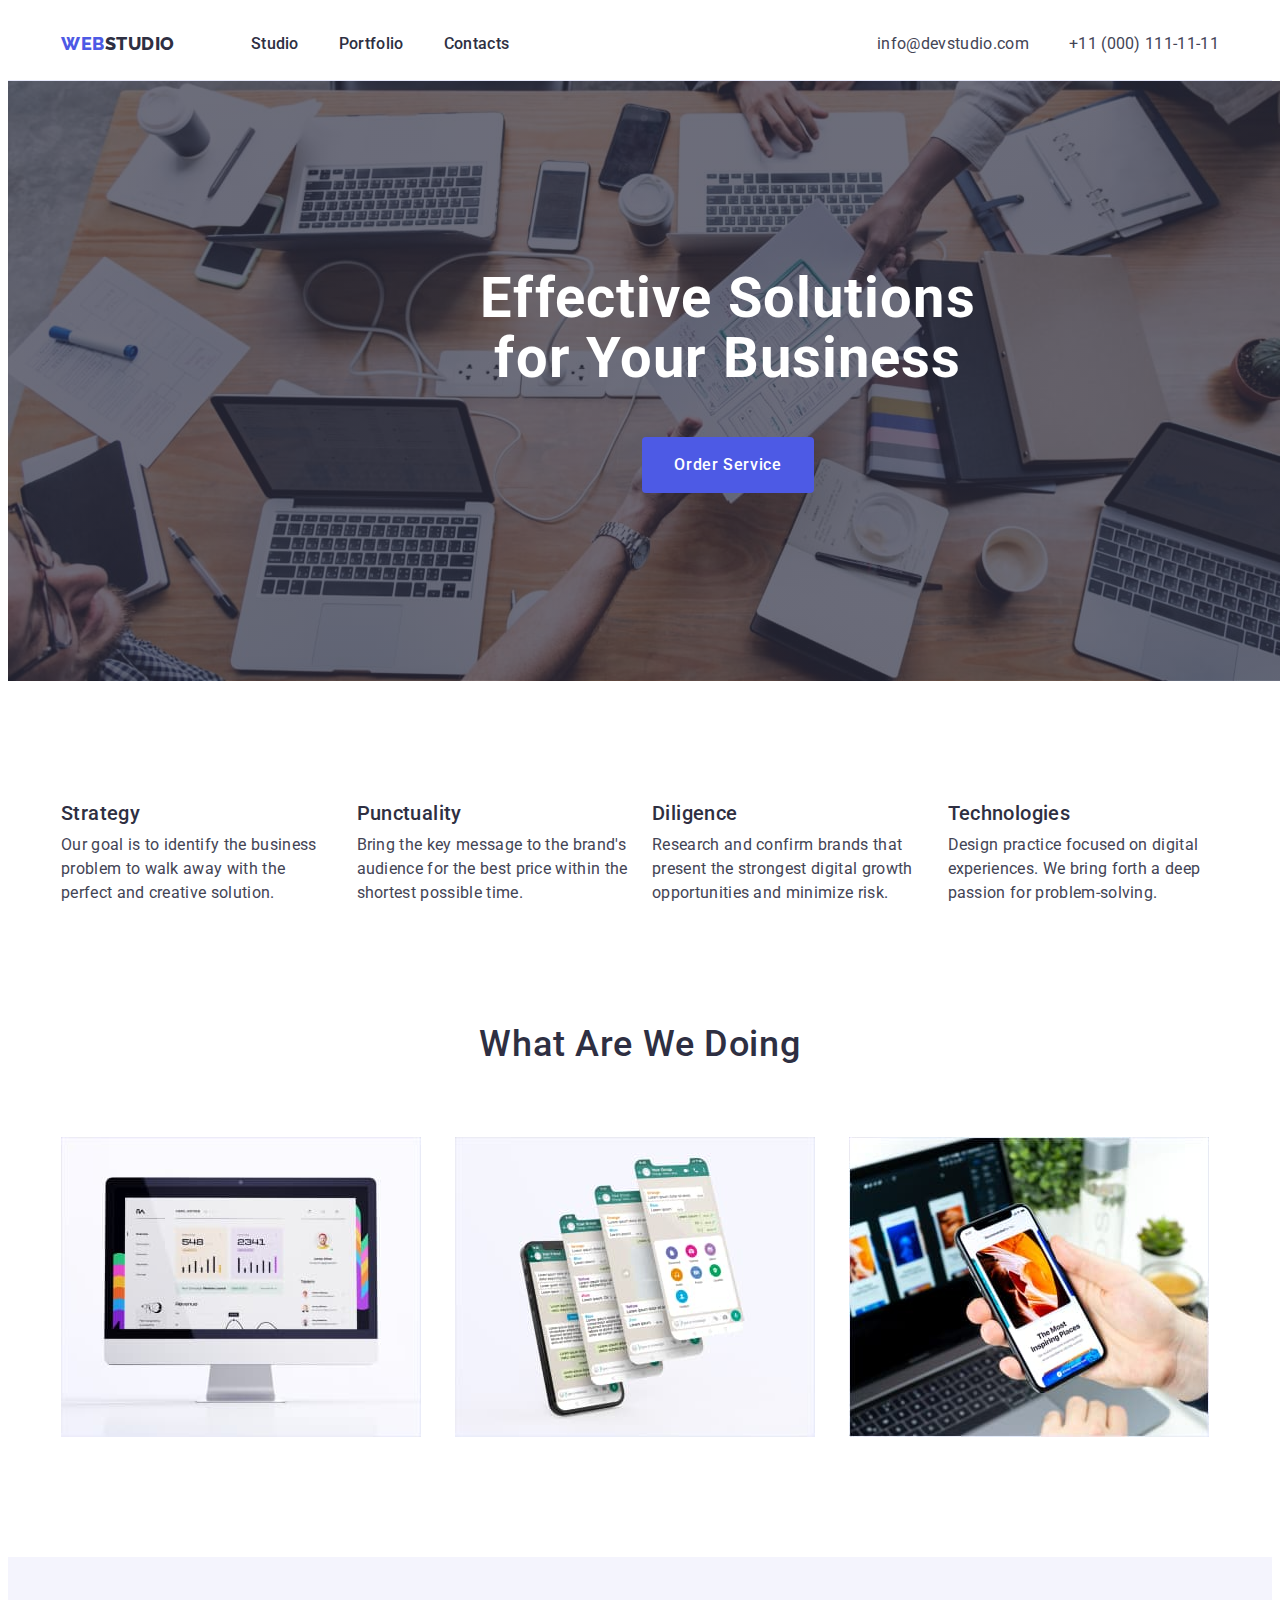
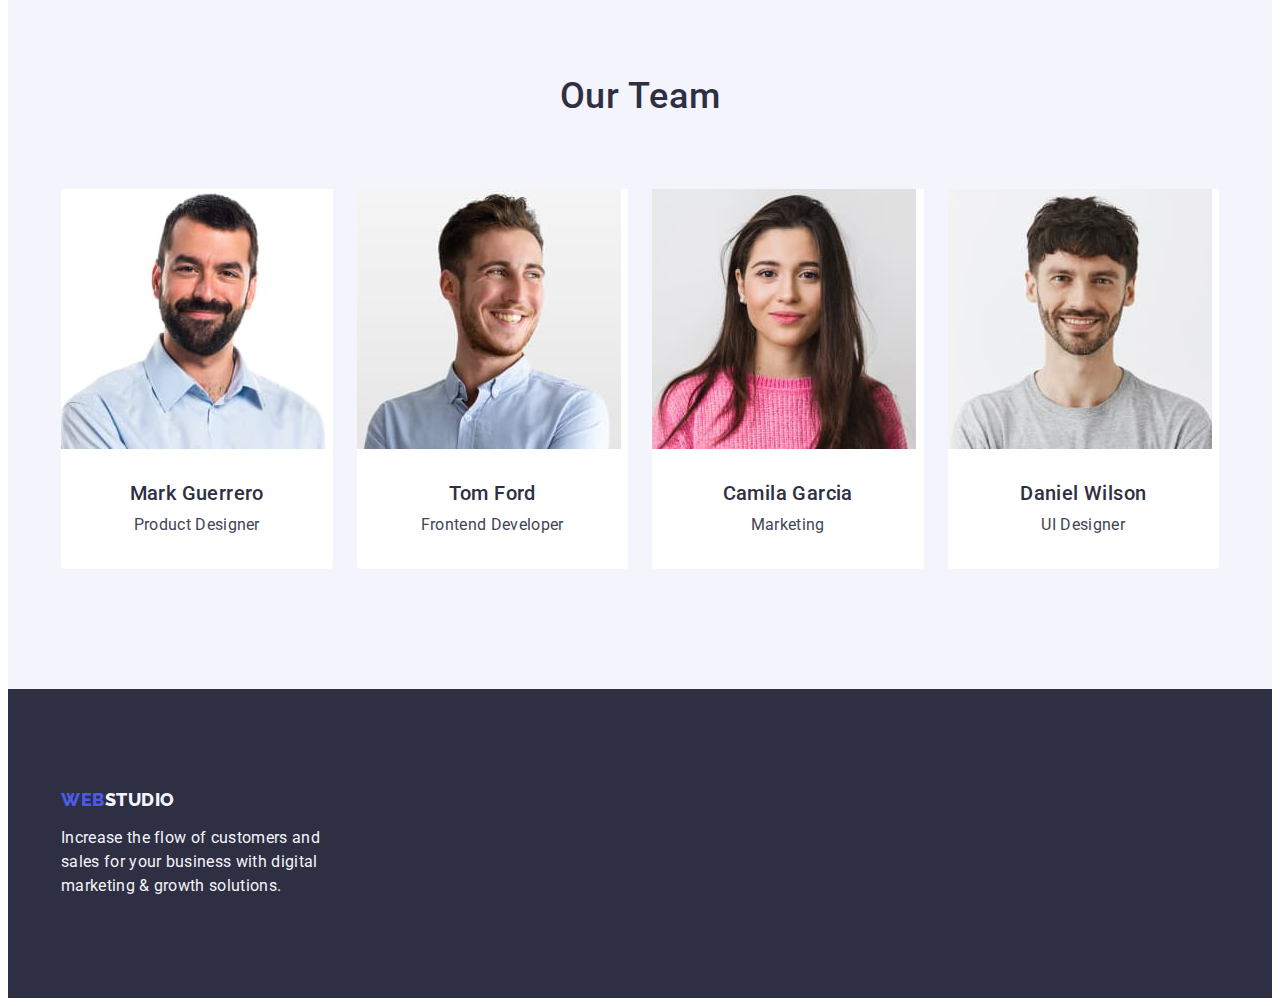
<file: index.html>
<!DOCTYPE html>
<html lang="en">
  <head>
    <meta charset="UTF-8" />
    <meta http-equiv="X-UA-Compatible" content="IE=edge" />
    <meta name="viewport" content="width=device-width, initial-scale=1.0" />
    <title>Document</title>

    <link rel="preconnect" href="https://fonts.googleapis.com" />
    <link rel="preconnect" href="https://fonts.gstatic.com" crossorigin />
    <link
      href="https://fonts.googleapis.com/css2?family=Raleway:wght@800&family=Roboto:wght@400;500;700;900&display=swap"
      rel="stylesheet"
    />
    <link
      rel="stylesheet"
      href="https://cdnjs.cloudflare.com/ajax/libs/modern-normalize/2.0.0/modern-normalize.min.css"
      integrity="sha512-4xo8blKMVCiXpTaLzQSLSw3KFOVPWhm/TRtuPVc4WG6kUgjH6J03IBuG7JZPkcWMxJ5huwaBpOpnwYElP/m6wg=="
      crossorigin="anonymous"
      referrerpolicy="no-referrer"
    />

    <link rel="stylesheet" href="./css/styles.css" />
  </head>

  <body>
    <header class="header">
      <div class="container header-container">
        <nav class="header-navigation">
          <a class="header-logo link" href="./index.html"
            >Web<span class="header-logo-color">Studio</span></a
          >
          <ul class="header-list list">
            <li class="header-item">
              <a class="header-link link" href="./index.html">Studio</a>
            </li>
            <li class="header-item">
              <a class="header-link link" href="./portfolio.html">Portfolio</a>
            </li>
            <li class="header-item">
              <a class="header-link link" href="">Contacts</a>
            </li>
          </ul>
        </nav>
        <address class="header-contact">
          <ul class="header-contact list">
            <li class="header-contact-list">
              <a
                class="header-contact-link link"
                href="mailto:info@devstudio.com"
                >info@devstudio.com</a
              >
            </li>
            <li class="header-contact-list">
              <a class="header-contact-link link" href="tel:+110001111111"
                >+11 (000) 111-11-11</a
              >
            </li>
          </ul>
        </address>
      </div>
    </header>
    <main>
      <section class="hero">
        <div class="container">
          <h1 class="hero-title">Effective Solutions for Your Business</h1>

          <button class="hero-btn button" type="button">Order Service</button>
        </div>
      </section>

      <section class="program">
        <div class="container program-container">
          <h2 class="visually-hidden program-top-title">
            Our Program for Your Business
          </h2>
          <ul class="program-list list">
            <li class="program-item">
              <h3 class="program-title section-title">Strategy</h3>
              <p class="program-text section-text">
                Our goal is to identify the business problem to walk away with
                the perfect and creative solution.
              </p>
            </li>

            <li class="program-item">
              <h3 class="program-title section-title">Punctuality</h3>
              <p class="section-text">
                Bring the key message to the brand's audience for the best price
                within the shortest possible time.
              </p>
            </li>

            <li class="program-item">
              <h3 class="program-title section-title">Diligence</h3>
              <p class="section-text">
                Research and confirm brands that present the strongest digital
                growth opportunities and minimize risk.
              </p>
            </li>

            <li class="program-item">
              <h3 class="program-title section-title">Technologies</h3>
              <p class="section-text">
                Design practice focused on digital experiences. We bring forth a
                deep passion for problem-solving.
              </p>
            </li>
          </ul>
        </div>
      </section>

      <section class="instruction">
        <div class="container">
          <h2 class="instruction-title section-title">What are we doing</h2>
          <ul class="instruction-list list">
            <li class="instruction-picture">
              <img
                src="./images/img-1.jpg"
                alt="computer"
                width="360"
                height="300"
              />
            </li>
            <li class="instruction-picture">
              <img
                src="./images/img-2.jpg"
                alt="social network"
                width="360"
                height="300"
              />
            </li>
            <li class="instruction-picture">
              <img
                src="./images/img-3.jpg"
                alt="application on the phone"
                width="360"
                height="300"
              />
            </li>
          </ul>
        </div>
      </section>

      <section class="team">
        <div class="container">
          <h2 class="team-title section-title">Our Team</h2>
          <ul class="team-list list">
            <li class="team-item">
              <img
                src="./images/photo-1.jpg"
                alt="photo Product Designer"
                width="264"
                height="260"
              />
              <div class="team-description">
                <h3 class="team-name section-title">Mark Guerrero</h3>
                <p class="team-text section-text">Product Designer</p>
              </div>
            </li>
            <li class="team-item">
              <img
                src="./images/photo-2.jpg"
                alt="photo Frontend Developer"
                width="264"
                height="260"
              />
              <div class="team-description">
                <h3 class="team-name section-title">Tom Ford</h3>
                <p class="team-text section-text">Frontend Developer</p>
              </div>
            </li>
            <li class="team-item">
              <img
                src="./images/photo-3.jpg"
                alt="photo Marketing"
                width="264"
                height="260"
              />
              <div class="team-description">
                <h3 class="team-name section-title">Camila Garcia</h3>
                <p class="team-text section-text">Marketing</p>
              </div>
            </li>

            <li class="team-item">
              <img
                src="./images/photo-4.jpg"
                alt="photo UI Designer"
                width="264"
                height="260"
              />
              <div class="team-description">
                <h3 class="team-name section-title">Daniel Wilson</h3>
                <p class="team-text section-text">UI Designer</p>
              </div>
            </li>
          </ul>
        </div>
      </section>
    </main>
    <footer class="footer">
      <div class="container footer-container">
        <a class="footer-logo link" href="./index.html"
          >Web<span class="footer-logo-color">Studio</span></a
        >
        <p class="footer-text">
          Increase the flow of customers and sales for your business with
          digital marketing & growth solutions.
        </p>
      </div>
    </footer>
  </body>
</html>
</file>
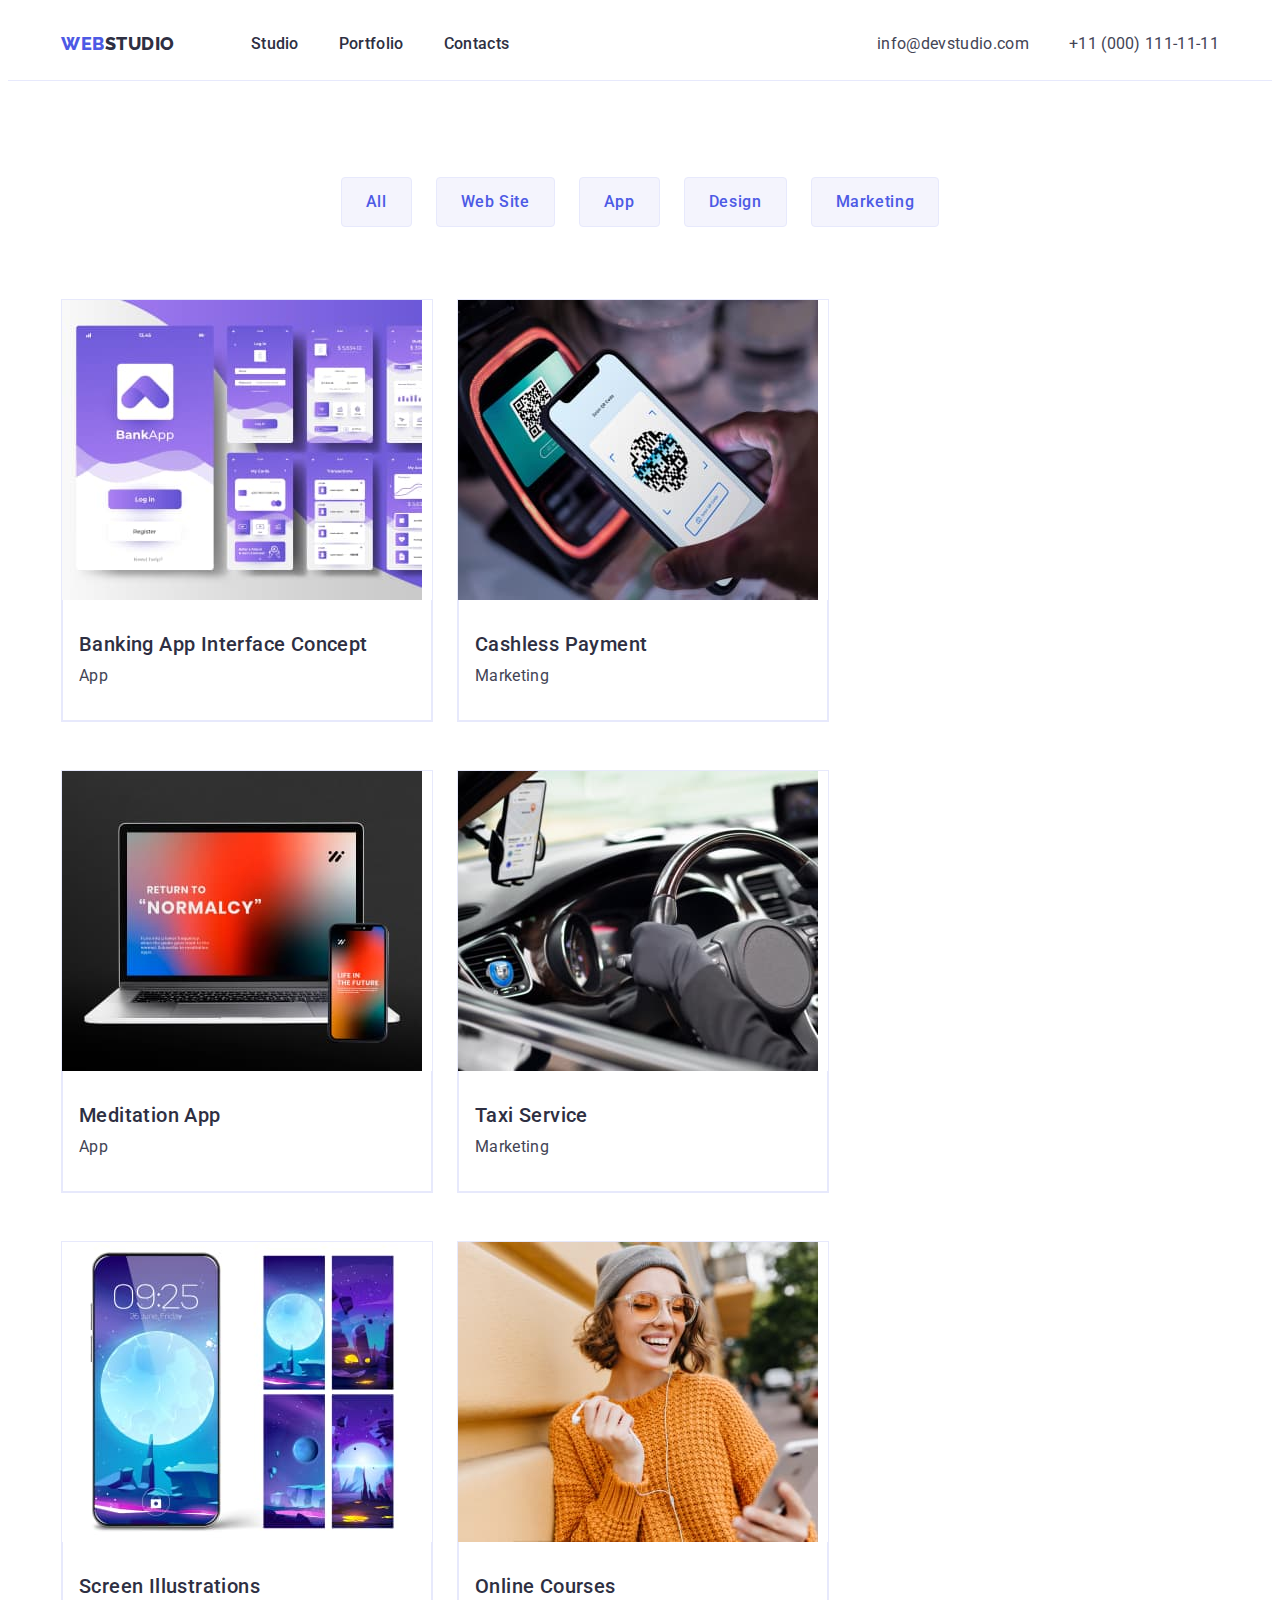
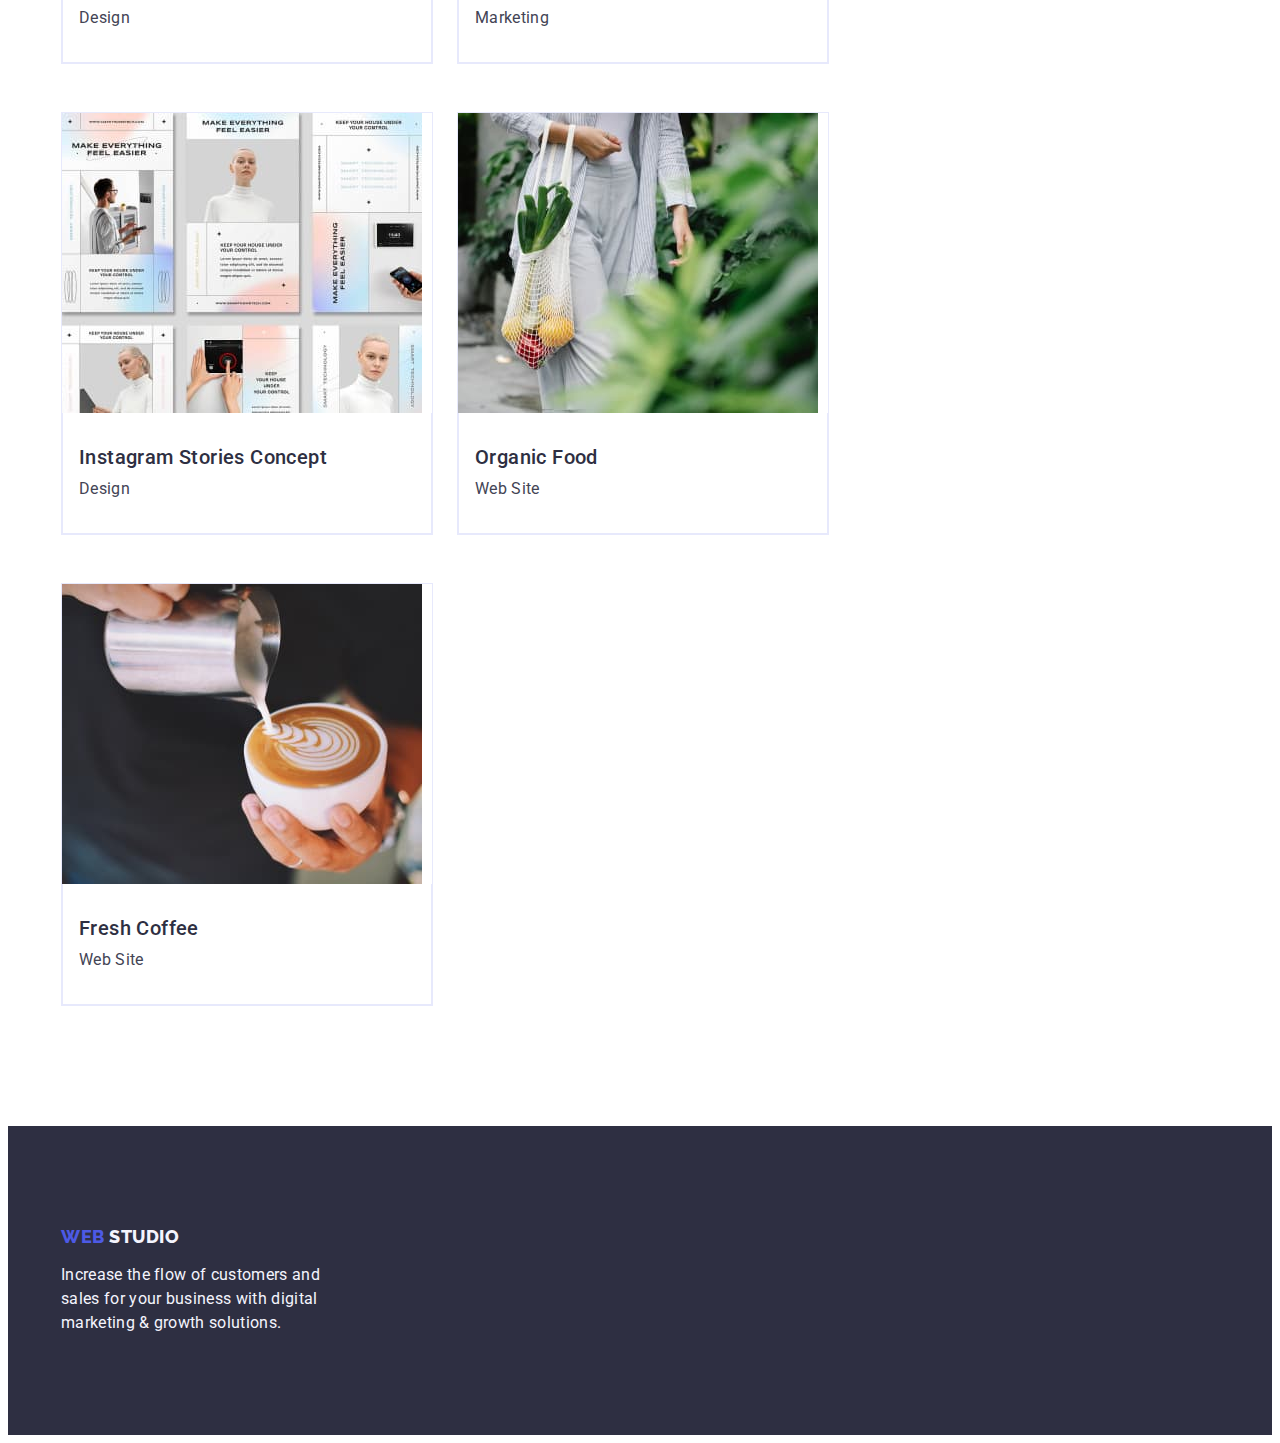
<file: portfolio.html>
<!DOCTYPE html>
<html lang="en">
  <head>
    <meta charset="UTF-8" />
    <meta http-equiv="X-UA-Compatible" content="IE=edge" />
    <meta name="viewport" content="width=device-width, initial-scale=1.0" />
    <title>Document</title>
    <link rel="preconnect" href="https://fonts.googleapis.com" />
    <link rel="preconnect" href="https://fonts.gstatic.com" crossorigin />
    <link
      href="https://fonts.googleapis.com/css2?family=Raleway:wght@800&family=Roboto:wght@400;500;700;900&display=swap"
      rel="stylesheet"
    />
    <link
      rel="stylesheet"
      href="https://cdnjs.cloudflare.com/ajax/libs/modern-normalize/2.0.0/modern-normalize.min.css"
      integrity="sha512-4xo8blKMVCiXpTaLzQSLSw3KFOVPWhm/TRtuPVc4WG6kUgjH6J03IBuG7JZPkcWMxJ5huwaBpOpnwYElP/m6wg=="
      crossorigin="anonymous"
      referrerpolicy="no-referrer"
    />

    <link rel="stylesheet" href="./css/styles.css" />
  </head>
  <body>
    <header class="header">
      <div class="container header-container">
        <nav class="header-navigation">
          <a class="header-logo link" href="./index.html"
            >Web<span class="header-logo-color">Studio</span></a
          >
          <ul class="header-list list">
            <li class="header-item">
              <a class="header-link link" href="./index.html">Studio</a>
            </li>
            <li class="header-item">
              <a class="header-link link" href="./portfolio.html">Portfolio</a>
            </li>
            <li class="header-item">
              <a class="header-link link" href="">Contacts</a>
            </li>
          </ul>
        </nav>
        <address class="header-contact">
          <ul class="header-contact list">
            <li class="header-contact-list">
              <a
                class="header-contact-link link"
                href="mailto:info@devstudio.com"
                >info@devstudio.com</a
              >
            </li>
            <li class="header-contact-list">
              <a class="header-contact-link link" href="tel:+110001111111"
                >+11 (000) 111-11-11</a
              >
            </li>
          </ul>
        </address>
      </div>
    </header>
    <main>
      <section class="projects">
        <div class="container projects-container">
          <h1 hidden class="projects-title">Examples of Projects</h1>
          <ul class="projects-list list">
            <li class="projects-item">
              <button class="projects-btn" type="button">All</button>
            </li>
            <li class="projects-item">
              <button class="projects-btn" type="button">Web Site</button>
            </li>
            <li class="projects-item">
              <button class="projects-btn" type="button">App</button>
            </li>
            <li class="projects-item">
              <button class="projects-btn" type="button">Design</button>
            </li>
            <li class="projects-item">
              <button class="projects-btn" type="button">Marketing</button>
            </li>
          </ul>

          <ul class="examples-list list">
            <li class="examples-item">
              <a class="examples-link link" href=""
                ><img
                  src="./images/portfolio/banking-application-interface.jpg"
                  alt="banking application interface"
                  width="360"
                  height="300"
                />
                <div class="application-name">
                  <h2 class="examples-title section-title">
                    Banking App Interface Concept
                  </h2>
                  <p class="examples-text section-text">App</p>
                </div>
              </a>
            </li>
            <li class="examples-item">
              <a class="examples-link link" href="">
                <img
                  src="./images/portfolio/cashless-payment.jpg"
                  alt="cashless payment"
                  width="360"
                  height="300"
                />
                <div class="application-name">
                  <h2 class="examples-title section-title">Cashless Payment</h2>
                  <p class="examples-text section-text">Marketing</p>
                </div>
              </a>
            </li>
            <li class="examples-item">
              <a class="examples-link link" href="">
                <img
                  src="./images/portfolio/meditation-app.jpg"
                  alt="meditation app"
                  width="360"
                  height="300"
                />
                <div class="application-name">
                  <h2 class="examples-title section-title">Meditation App</h2>
                  <p class="examples-text section-text">App</p>
                </div>
              </a>
            </li>
            <li class="examples-item">
              <a class="examples-link link" href="">
                <img
                  src="./images/portfolio/taxi-service.jpg"
                  alt="taxi service"
                  width="360"
                  height="300"
                />
                <div class="application-name">
                  <h2 class="examples-title section-title">Taxi Service</h2>
                  <p class="examples-text section-text">Marketing</p>
                </div>
              </a>
            </li>
            <li class="examples-item">
              <a class="examples-link link" href="">
                <img
                  src="./images/portfolio/screen-illustrations.jpg"
                  alt="screen illustrations"
                  width="360"
                  height="300"
                />
                <div class="application-name">
                  <h2 class="examples-title section-title">
                    Screen Illustrations
                  </h2>
                  <p class="examples-text section-text">Design</p>
                </div>
              </a>
            </li>
            <li class="examples-item">
              <a class="examples-link link" href="">
                <img
                  src="./images/portfolio/online-courses.jpg"
                  alt="online courses"
                  width="360"
                  height="300"
                />
                <div class="application-name">
                  <h2 class="examples-title section-title">Online Courses</h2>
                  <p class="examples-text section-text">Marketing</p>
                </div>
              </a>
            </li>
            <li class="examples-item">
              <a class="examples-link link" href="">
                <img
                  src="./images/portfolio/instagram-stories-concept.jpg"
                  alt="instagram stories concept"
                  width="360"
                  height="300"
                />
                <div class="application-name">
                  <h2 class="examples-title section-title">
                    Instagram Stories Concept
                  </h2>
                  <p class="examples-text section-text">Design</p>
                </div>
              </a>
            </li>
            <li class="examples-item">
              <a class="examples-link link" href="">
                <img
                  src="./images/portfolio/organic-food.jpg"
                  alt="organic food"
                  width="360"
                  height="300"
                />
                <div class="application-name">
                  <h2 class="examples-title section-title">Organic Food</h2>
                  <p class="examples-text section-text">Web Site</p>
                </div>
              </a>
            </li>
            <li class="examples-item">
              <a class="examples-link link" href="">
                <img
                  src="./images/portfolio/fresh-coffee.jpg"
                  alt="fresh coffee"
                  width="360"
                  height="300"
                />
                <div class="application-name">
                  <h2 class="examples-title section-title">Fresh Coffee</h2>
                  <p class="examples-text section-text">Web Site</p>
                </div>
              </a>
            </li>
          </ul>
        </div>
      </section>
    </main>

    <footer class="footer">
      <div class="container">
        <a class="footer-logo link" href="./index.html"
          >Web <span class="footer-logo-color">Studio</span></a
        >
        <p class="footer-text">
          Increase the flow of customers and sales for your business with
          digital marketing & growth solutions.
        </p>
      </div>
    </footer>
  </body>
</html>
</file>
<file: css/styles.css>
:root {
  --primary-text-color: #434455;
  --secondary-text-color: #2e2f42;
  --accent-color: #4d5ae5;
  --primare-hover-color: #404bbf;
}

/* цвет основного текста #2e2f42 */
/* вторичний цвет текста  #434455 */
/*  белий #ffffff */
/* акцент #4D5AE5 */

body {
  background-color: #ffffff;
  color: var(--primary-text-color);

  font-family: Roboto, sans-serif;
}
p,
h1,
h2,
h3,
h4,
h5,
h6 {
  margin: 0;
}
ul {
  margin: 0;
  padding: 0;
}

img {
  display: block;
  max-width: 100%;
  height: auto;
}
/*------------------------------------------------------- службові класи---------------------------------------------- */
.container {
  width: 1158px;
  padding: 0 15px;
  margin: 0 auto;
}
.list {
  list-style: none;
}
.link {
  text-decoration: none;
}
.visually-hidden {
  position: absolute;
  width: 1px;
  height: 1px;
  margin: -1px;
  border: 0;
  padding: 0;
  white-space: nowrap;
  clip-path: inset(100%);
  clip: rect(0 0 0 0);
  overflow: hidden;
}
.section-title {
  font-weight: 500;
  font-size: 20px;
  line-height: 1.2;
  letter-spacing: 0.02em;
  color: var(--secondary-text-color);
}

.section-text {
  font-weight: 400;
  font-size: 16px;
  line-height: 1.5;
  letter-spacing: 0.02em;
  color: var(--primary-text-color);
}
.button:hover,
.button:focus {
  background-color: var(--primare-hover-color);
}

/* --------------------------------------------HEADER ----------------------------------------------------*/
.header {
  font-style: normal;
  border-bottom: 1px solid #e7e9fc;
}
.header-container {
  display: flex;
  align-items: center;
}
.header-navigation {
  display: flex;
  align-items: center;
}
.header-list {
  display: flex;
  align-items: center;
  gap: 40px;
  padding: 24px 0;
}
.header-contact {
  display: flex;
  margin-left: auto;
  gap: 40px;
}
.header-logo {
  margin-right: 76px;
  font-family: "Raleway", sans-serif;
  font-weight: 800;
  font-size: 18px;
  line-height: 1.17;
  letter-spacing: 0.03em;
  text-transform: uppercase;
  color: #4d5ae5;
}

.header-logo-color {
  font-family: "Raleway", sans-serif;
  text-transform: uppercase;
  font-weight: 800;
  font-size: 18px;
  line-height: 1.17;
  letter-spacing: 0.03em;
  color: #2e2f42;
}

.header-list .header-link:hover,
.header-list .header-link:focus {
  color: var(--primare-hover-color);
}

.header-link {
  padding: 24px 0;
  font-style: normal;
  font-weight: 500;
  font-size: 16px;
  line-height: 1.5;
  letter-spacing: 0.02em;
  color: var(--secondary-text-color);
}

.header-contact .header-contact-link:hover,
.header-contact .header-contact-link:focus {
  color: var(--primare-hover-color);
}
.header-contact {
  font-style: normal;
}
.header-contact-link {
  font-style: normal;
  font-weight: 400;
  font-size: 16px;
  line-height: 1.5;
  letter-spacing: 0.02em;
  color: var(--primary-text-color);
}

/*------------------------------------------------ HERO--------------------------------------------------------*/
.hero {
  padding-top: 188px;
  padding-bottom: 188px;
  background-color: #2E2F42;
  background-image: linear-gradient(rgba(46, 47, 66, 0.7), rgba(46, 47, 66, 0.7)), url(../images/people-office.jpg);
  background-repeat: no-repeat;
  background-position: center;
  background-size: cover;
  width: 1440px;
  margin: 0 auto;
}
  

.hero-title {
  max-width: 496px;
  margin: 0 auto;
  font-weight: 700;
  font-size: 56px;
  line-height: 1.07;
  text-align: center;
  letter-spacing: 0.02em;
  color: #ffffff;
  margin-bottom: 48px;
}

.hero-btn {
  min-width: 169px;
  height: 56px;
  padding: 16px 32px;
  border-radius: 4px;
  margin: 0 auto;
  border: none;

  font-family: inherit;
  background-color: #4d5ae5;
  font-weight: 500;
  font-size: 16px;
  line-height: 1.5;
  letter-spacing: 0.04em;
  color: #ffffff;
  cursor: pointer;
  display: block;
}

/* -------------------------------------------------------SECTION PROGRAM--------------------------------------------------------*/
.program {
  padding: 120px 0;
}
.program-top-title {
  font-size: 36px;
  line-height: 1.11;
  letter-spacing: 0.02em;
  text-align: center;
}

.program-title {
  margin-bottom: 8px;
}
.program-item {
  width: calc((100% - 72px) / 4);
}
.program-list {
  display: flex;
  align-items: center;
  gap: 24px;
}
.program-text {
  width: 264px;
  height: 72px;
}

/* -------------------------------------------------------SECTION ІNSTRUCTION--------------------------------------------------------*/
.instruction {
  padding-bottom: 120px;
}

.instruction-title {
  margin-bottom: 72px;
  text-transform: capitalize;
  font-size: 36px;
  line-height: 1.11;
  text-align: center;
  letter-spacing: 0.02em;
}

.instruction-picture {
  width: calc((100% - 48px) / 3);
}

.instruction-list {
  display: flex;
  gap: 24px;
}

/* -------------------------------------------------------SECTION TEAM--------------------------------------------------------*/
.team {
  background: #f4f4fd;
  padding-top: 120px;
  padding-bottom: 120px;
}

.team-title {
  margin-bottom: 72px;
  text-transform: capitalize;
  font-size: 36px;
  line-height: 1.11;
  letter-spacing: 0.02em;
  text-align: center;
}
.team-list {
  display: flex;
  gap: 24px;
}
.team-item {
  width: calc((100% - 72px) / 4);
  background-color: #ffffff;
  border-radius: 0px 0px 4px 4px;
}
.team-description {
  padding: 32px 16px;
}

.team-name {
  margin-bottom: 8px;
  text-align: center;
  letter-spacing: 0.02em;
}

.team-text {
  text-align: center;
  letter-spacing: 0.02em;
}

/* -------------------------------------------------------FOOTER--------------------------------------------------------*/

.footer {
  background: #2e2f42;
  padding-top: 100px;
  padding-bottom: 100px;
}
.footer-container {
}

.footer-logo {
  display: inline-block;
  margin-bottom: 16px;

  font-family: "Raleway", sans-serif;
  text-transform: uppercase;
  font-weight: 800;
  font-size: 18px;
  line-height: 1.17;
  letter-spacing: 0.03em;
  color: #4d5ae5;
}

.footer-logo-color {
  display: inline-block;

  font-family: "Raleway", sans-serif;
  font-weight: 800;
  font-size: 18px;
  line-height: 1.17;
  letter-spacing: 0.03em;
  text-transform: uppercase;
  color: #f4f4fd;
}

.footer-text {
  max-width: 264px;
  font-size: 16px;
  line-height: 1.5;
  letter-spacing: 0.02em;
  color: #f4f4fd;
}

/* -------------------------------------------------------PORTFOLIO PROJECTS--------------------------------------------------------*/
.projects {
  padding-top: 96px;
  padding-bottom: 120px;
}

.projects-list {
  margin-bottom: 72px;
  display: flex;
  justify-content: center;
  gap: 24px;
}

.projects-item {
}
.projects-btn:hover {
  color: #ffffff;
  background-color: #404bbf;
  border: 1px solid transparent;
}
.projects-btn:focus {
  color: #ffffff;
  background-color: #404bbf;
  border: 1px solid transparent;
}

.projects-btn {
  display: flex;
  align-items: center;
  text-align: center;
  letter-spacing: 0.04em;
  border-radius: 4px;
  padding: 12px 24px;
  border: 1px solid #e7e9fc;

  font-family: inherit;
  font-weight: 500;
  font-size: 16px;
  line-height: 1.5;
  letter-spacing: 0.04em;
  color: #4d5ae5;
  background: #f4f4fd;
  cursor: pointer;
}
/* -------------------------------------------------------PORTFOLIO EXAMPLES--------------------------------------------------------*/
.projects-container {
}

.examples-list {
  display: flex;
  flex-wrap: wrap;
  gap: 48px 24px;
}
.examples-item {
  border: 1px solid #e7e9fc;
  width: calc((100% - 48px) / 3);
}
.examples-link {
}
.application-name {
  padding: 32px 16px;
  border: 1px solid #e7e9fc;
  border-top: none;
}
.examples-title {
  margin-bottom: 8px;
}
.examples-text {
}
</file>
